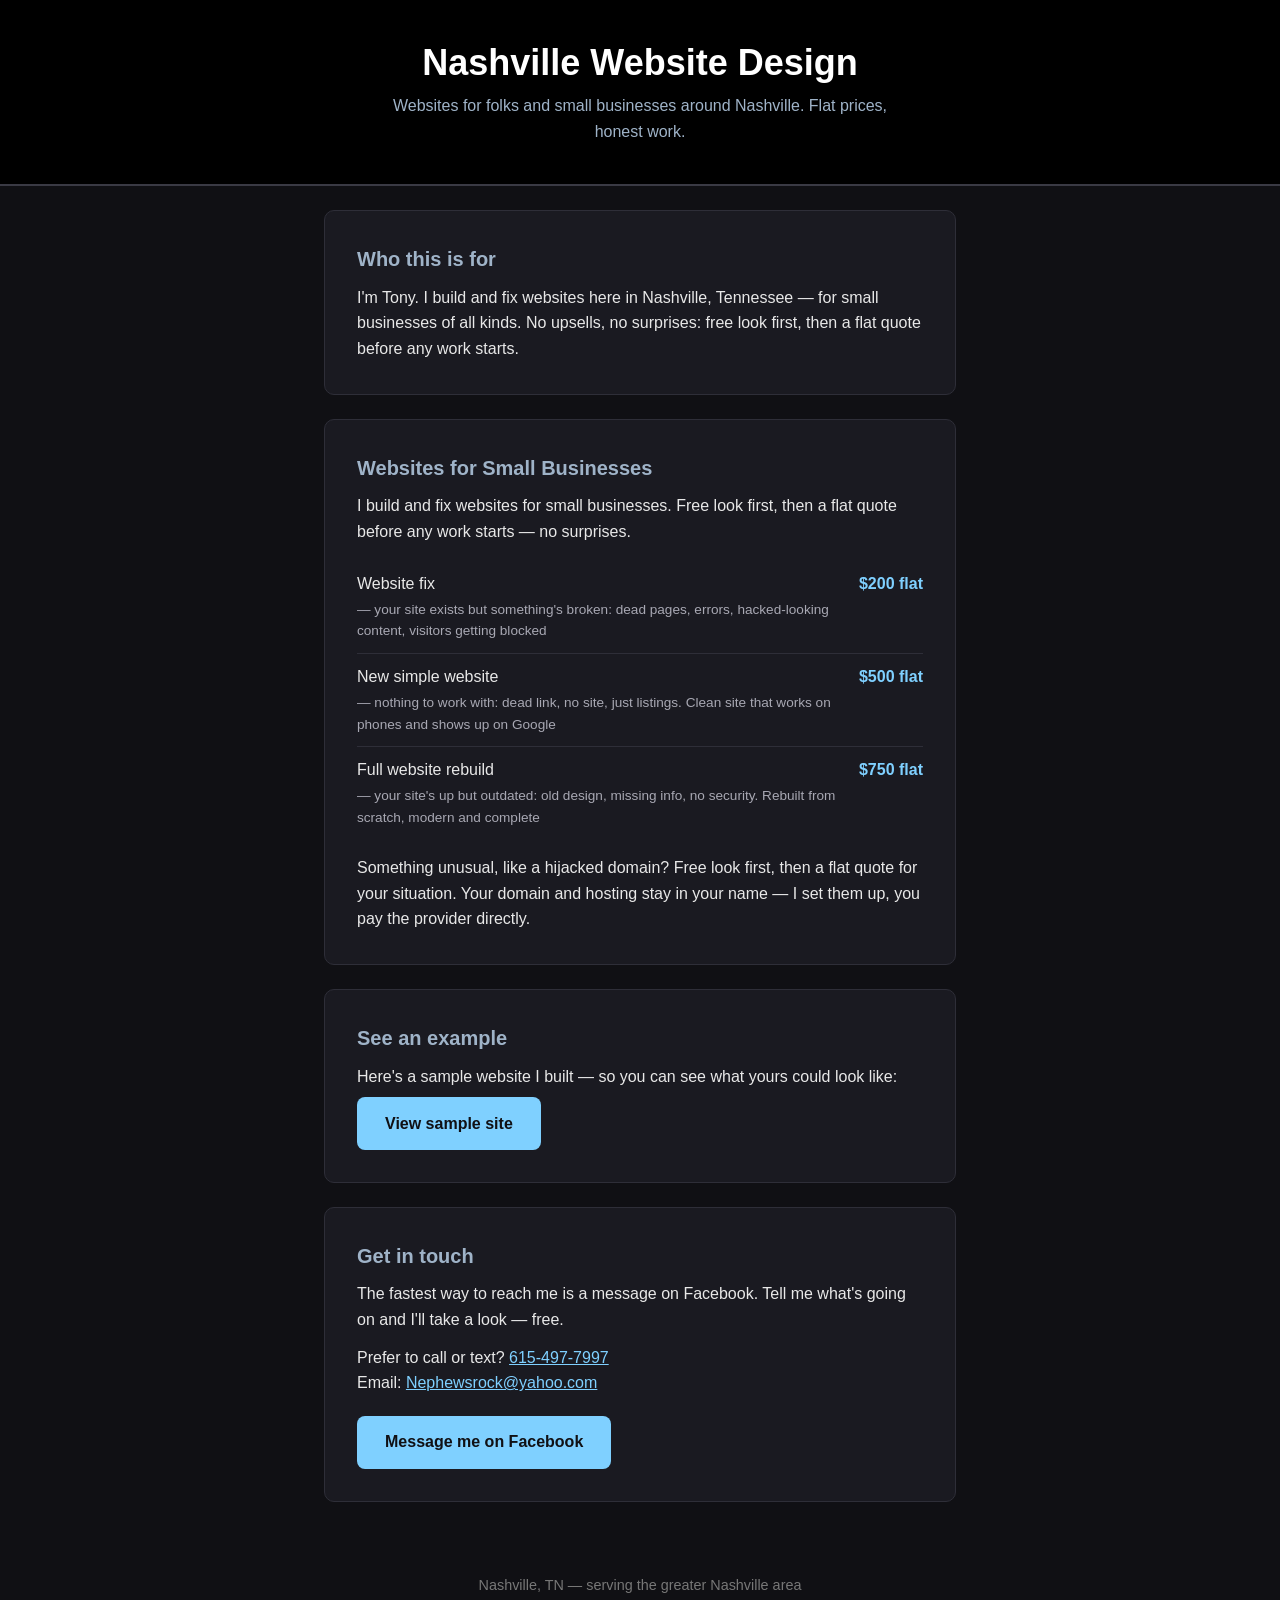
<file: index.html>
<!DOCTYPE html>
<html lang="en">
<head>
<meta charset="UTF-8">
<meta name="viewport" content="width=device-width, initial-scale=1.0">
<title>Nashville Website Design</title>
<link rel="stylesheet" href="style.css">
</head>
<body>

<header>
  <h1>Nashville Website Design</h1>
  <p class="tagline">Websites for folks and small businesses around Nashville. Flat prices, honest work.</p>
</header>

<main>

  <section id="about">
    <h2>Who this is for</h2>
    <p>I'm Tony. I build and fix websites here in Nashville, Tennessee — for small businesses of all kinds. No upsells, no surprises: free look first, then a flat quote before any work starts.</p>
  </section>

  <section id="websites">
    <h2>Websites for Small Businesses</h2>
    <p>I build and fix websites for small businesses. Free look first, then a flat quote before any work starts — no surprises.</p>
    <ul class="prices">
      <li><span>Website fix <small>— your site exists but something's broken: dead pages, errors, hacked-looking content, visitors getting blocked</small></span><span class="price">$200 flat</span></li>
      <li><span>New simple website <small>— nothing to work with: dead link, no site, just listings. Clean site that works on phones and shows up on Google</small></span><span class="price">$500 flat</span></li>
      <li><span>Full website rebuild <small>— your site's up but outdated: old design, missing info, no security. Rebuilt from scratch, modern and complete</small></span><span class="price">$750 flat</span></li>
    </ul>
    <p class="note">Something unusual, like a hijacked domain? Free look first, then a flat quote for your situation. Your domain and hosting stay in your name — I set them up, you pay the provider directly.</p>
  </section>

  <section id="example">
    <h2>See an example</h2>
    <p>Here's a sample website I built — so you can see what yours could look like: <a class="button" href="demo/">View sample site</a></p>
  </section>

  <section id="contact">
    <h2>Get in touch</h2>
    <p>The fastest way to reach me is a message on Facebook. Tell me what's going on and I'll take a look — free.</p>
    <p>Prefer to call or text? <a href="tel:+16154977997">615-497-7997</a><br>Email: <a href="mailto:Nephewsrock@yahoo.com">Nephewsrock@yahoo.com</a></p>
    <a class="button" href="https://www.facebook.com/1211981281999904/">Message me on Facebook</a>
  </section>

</main>

<footer>
  <p>Nashville, TN &mdash; serving the greater Nashville area</p>
</footer>

</body>
</html>
</file>
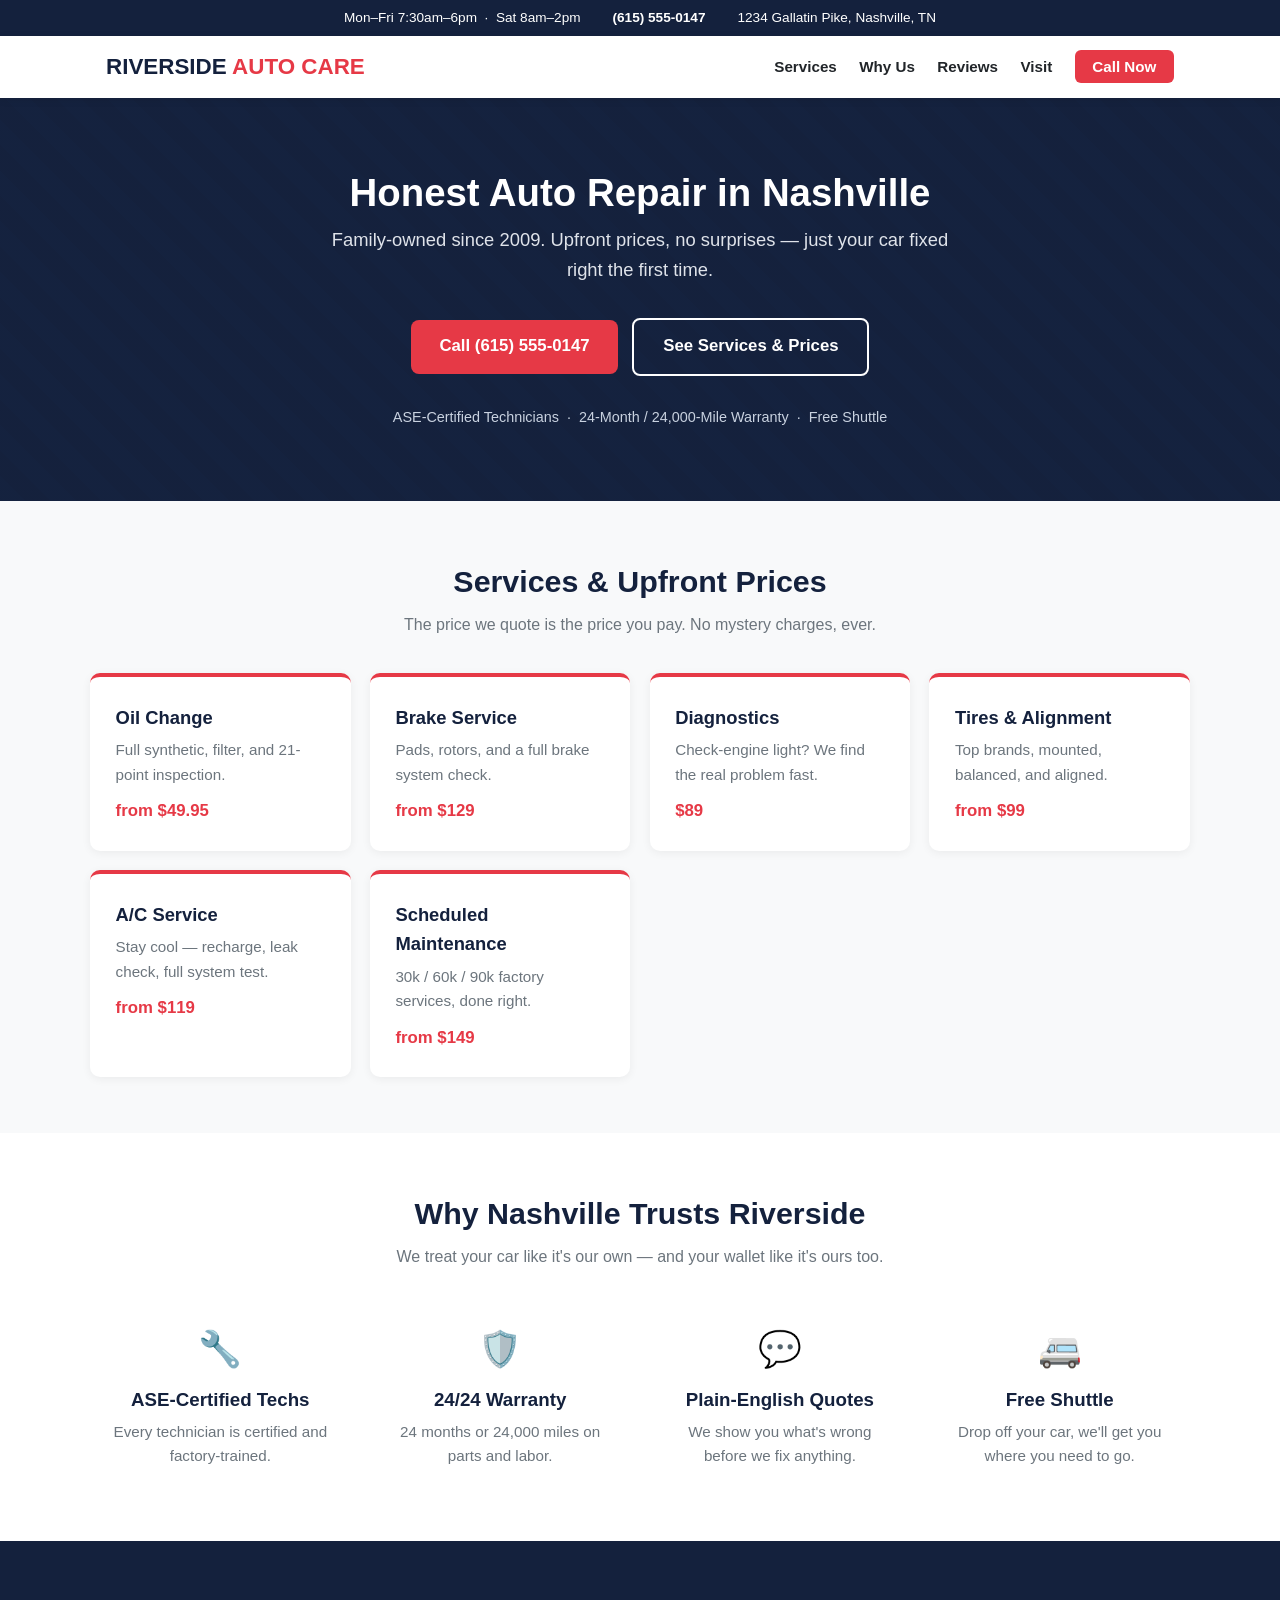
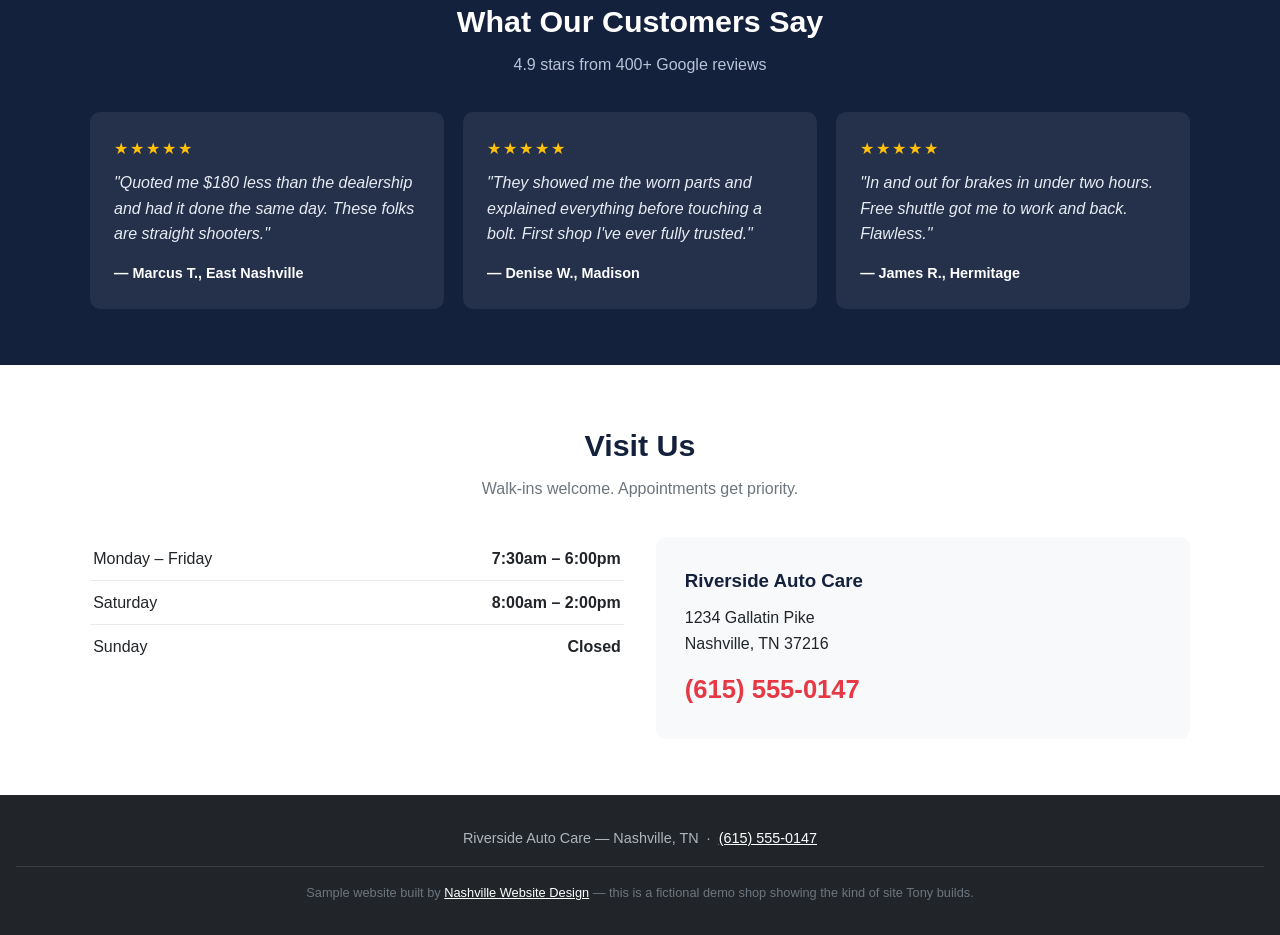
<file: demo/index.html>
<!DOCTYPE html>
<html lang="en">
<head>
<meta charset="UTF-8">
<meta name="viewport" content="width=device-width, initial-scale=1.0">
<title>Riverside Auto Care | Auto Repair in Nashville, TN</title>
<meta name="description" content="Riverside Auto Care — honest, affordable auto repair in Nashville, TN. Oil changes, brakes, diagnostics, and more. Call (615) 555-0147.">
<style>
  :root{
    --navy:#14213d; --red:#e63946; --light:#f8f9fa; --gray:#6c757d; --dark:#212529;
  }
  *{margin:0;padding:0;box-sizing:border-box}
  body{font-family:-apple-system,BlinkMacSystemFont,"Segoe UI",Roboto,Helvetica,Arial,sans-serif;color:var(--dark);line-height:1.6}
  a{color:inherit}

  /* Top bar */
  .topbar{background:var(--navy);color:#fff;font-size:.85rem;padding:.45rem 1rem;display:flex;justify-content:center;gap:2rem;flex-wrap:wrap}
  .topbar a{text-decoration:none;font-weight:600}
  .topbar a:hover{text-decoration:underline}

  /* Nav */
  nav{background:#fff;box-shadow:0 2px 8px rgba(0,0,0,.08);position:sticky;top:0;z-index:50}
  .nav-inner{max-width:1100px;margin:0 auto;padding:.8rem 1rem;display:flex;align-items:center;justify-content:space-between}
  .logo{font-size:1.4rem;font-weight:800;color:var(--navy);text-decoration:none}
  .logo span{color:var(--red)}
  .nav-links{display:flex;gap:1.4rem;list-style:none}
  .nav-links a{text-decoration:none;font-weight:600;font-size:.95rem;color:var(--dark)}
  .nav-links a:hover{color:var(--red)}
  .nav-cta{background:var(--red);color:#fff!important;padding:.5rem 1.1rem;border-radius:6px}
  .nav-cta:hover{background:#c92f3b}
  @media(max-width:640px){.nav-links li:not(:last-child){display:none}}

  /* Hero */
  .hero{background:linear-gradient(rgba(20,33,61,.88),rgba(20,33,61,.88)),repeating-linear-gradient(45deg,#1b2a4a 0 18px,#16233c 18px 36px);color:#fff;text-align:center;padding:4.5rem 1rem}
  .hero h1{font-size:2.4rem;margin-bottom:.6rem;line-height:1.2}
  .hero p{font-size:1.15rem;max-width:640px;margin:0 auto 1.8rem;color:#dfe3ea}
  .btn{display:inline-block;padding:.85rem 1.8rem;border-radius:8px;font-weight:700;text-decoration:none;font-size:1.05rem;margin:.3rem}
  .btn-red{background:var(--red);color:#fff}
  .btn-red:hover{background:#c92f3b}
  .btn-outline{border:2px solid #fff;color:#fff}
  .btn-outline:hover{background:#fff;color:var(--navy)}
  .badges{margin-top:1.6rem;font-size:.9rem;color:#c9d2e0}

  /* Sections */
  section{padding:3.5rem 1rem}
  .wrap{max-width:1100px;margin:0 auto}
  h2{font-size:1.9rem;color:var(--navy);margin-bottom:.4rem;text-align:center}
  .sub{text-align:center;color:var(--gray);margin-bottom:2.2rem;max-width:640px;margin-left:auto;margin-right:auto}

  /* Services */
  .services{background:var(--light)}
  .grid{display:grid;grid-template-columns:repeat(auto-fit,minmax(240px,1fr));gap:1.2rem}
  .card{background:#fff;border-radius:10px;padding:1.6rem;box-shadow:0 2px 10px rgba(0,0,0,.06);border-top:4px solid var(--red)}
  .card h3{color:var(--navy);margin-bottom:.4rem;font-size:1.15rem}
  .card p{color:var(--gray);font-size:.95rem;margin-bottom:.7rem}
  .card .from{font-weight:800;color:var(--red);font-size:1.05rem}

  /* Why us */
  .why-grid{display:grid;grid-template-columns:repeat(auto-fit,minmax(220px,1fr));gap:1.2rem;text-align:center}
  .why{padding:1rem}
  .why .icon{font-size:2.2rem;margin-bottom:.5rem}
  .why h3{color:var(--navy);margin-bottom:.3rem}
  .why p{color:var(--gray);font-size:.95rem}

  /* Reviews */
  .reviews{background:var(--navy);color:#fff}
  .reviews h2{color:#fff}
  .reviews .sub{color:#b9c3d6}
  .stars{color:#ffc107;letter-spacing:2px;margin-bottom:.5rem}
  .review{background:rgba(255,255,255,.07);border-radius:10px;padding:1.5rem}
  .review p{font-style:italic;margin-bottom:.8rem;color:#e6ebf3}
  .review cite{font-style:normal;font-weight:700;color:#fff;font-size:.9rem}

  /* Visit */
  .visit-grid{display:grid;grid-template-columns:repeat(auto-fit,minmax(280px,1fr));gap:2rem;align-items:start}
  .hours{width:100%;border-collapse:collapse}
  .hours td{padding:.55rem .2rem;border-bottom:1px solid #e9ecef}
  .hours tr:last-child td{border-bottom:none}
  .hours td:last-child{text-align:right;font-weight:600}
  .addr-box{background:var(--light);border-radius:10px;padding:1.8rem}
  .addr-box h3{color:var(--navy);margin-bottom:.6rem}
  .big-phone{font-size:1.6rem;font-weight:800;color:var(--red);text-decoration:none}
  .big-phone:hover{text-decoration:underline}

  /* Footer */
  footer{background:var(--dark);color:#adb5bd;text-align:center;padding:2rem 1rem;font-size:.9rem}
  footer a{color:#fff}
  .sample-note{margin-top:1rem;font-size:.8rem;color:#6c757d;border-top:1px solid #3a3f44;padding-top:1rem}

  /* Sticky mobile call */
  .mobile-call{display:none;position:fixed;bottom:0;left:0;right:0;background:var(--red);color:#fff;text-align:center;padding:1rem;font-weight:800;font-size:1.15rem;text-decoration:none;z-index:60}
  @media(max-width:640px){.mobile-call{display:block}body{padding-bottom:60px}.hero h1{font-size:1.9rem}}
</style>
</head>
<body>

<div class="topbar">
  <span>Mon–Fri 7:30am–6pm &nbsp;·&nbsp; Sat 8am–2pm</span>
  <a href="tel:+16155550147">(615) 555-0147</a>
  <span>1234 Gallatin Pike, Nashville, TN</span>
</div>

<nav>
  <div class="nav-inner">
    <a class="logo" href="#">RIVERSIDE <span>AUTO CARE</span></a>
    <ul class="nav-links">
      <li><a href="#services">Services</a></li>
      <li><a href="#why">Why Us</a></li>
      <li><a href="#reviews">Reviews</a></li>
      <li><a href="#visit">Visit</a></li>
      <li><a class="nav-cta" href="tel:+16155550147">Call Now</a></li>
    </ul>
  </div>
</nav>

<div class="hero">
  <h1>Honest Auto Repair in Nashville</h1>
  <p>Family-owned since 2009. Upfront prices, no surprises — just your car fixed right the first time.</p>
  <a class="btn btn-red" href="tel:+16155550147">Call (615) 555-0147</a>
  <a class="btn btn-outline" href="#services">See Services &amp; Prices</a>
  <div class="badges">ASE-Certified Technicians &nbsp;·&nbsp; 24-Month / 24,000-Mile Warranty &nbsp;·&nbsp; Free Shuttle</div>
</div>

<section class="services" id="services">
  <div class="wrap">
    <h2>Services &amp; Upfront Prices</h2>
    <p class="sub">The price we quote is the price you pay. No mystery charges, ever.</p>
    <div class="grid">
      <div class="card"><h3>Oil Change</h3><p>Full synthetic, filter, and 21-point inspection.</p><div class="from">from $49.95</div></div>
      <div class="card"><h3>Brake Service</h3><p>Pads, rotors, and a full brake system check.</p><div class="from">from $129</div></div>
      <div class="card"><h3>Diagnostics</h3><p>Check-engine light? We find the real problem fast.</p><div class="from">$89</div></div>
      <div class="card"><h3>Tires &amp; Alignment</h3><p>Top brands, mounted, balanced, and aligned.</p><div class="from">from $99</div></div>
      <div class="card"><h3>A/C Service</h3><p>Stay cool — recharge, leak check, full system test.</p><div class="from">from $119</div></div>
      <div class="card"><h3>Scheduled Maintenance</h3><p>30k / 60k / 90k factory services, done right.</p><div class="from">from $149</div></div>
    </div>
  </div>
</section>

<section id="why">
  <div class="wrap">
    <h2>Why Nashville Trusts Riverside</h2>
    <p class="sub">We treat your car like it's our own — and your wallet like it's ours too.</p>
    <div class="why-grid">
      <div class="why"><div class="icon">🔧</div><h3>ASE-Certified Techs</h3><p>Every technician is certified and factory-trained.</p></div>
      <div class="why"><div class="icon">🛡️</div><h3>24/24 Warranty</h3><p>24 months or 24,000 miles on parts and labor.</p></div>
      <div class="why"><div class="icon">💬</div><h3>Plain-English Quotes</h3><p>We show you what's wrong before we fix anything.</p></div>
      <div class="why"><div class="icon">🚐</div><h3>Free Shuttle</h3><p>Drop off your car, we'll get you where you need to go.</p></div>
    </div>
  </div>
</section>

<section class="reviews" id="reviews">
  <div class="wrap">
    <h2>What Our Customers Say</h2>
    <p class="sub">4.9 stars from 400+ Google reviews</p>
    <div class="grid">
      <div class="review"><div class="stars">★★★★★</div><p>"Quoted me $180 less than the dealership and had it done the same day. These folks are straight shooters."</p><cite>— Marcus T., East Nashville</cite></div>
      <div class="review"><div class="stars">★★★★★</div><p>"They showed me the worn parts and explained everything before touching a bolt. First shop I've ever fully trusted."</p><cite>— Denise W., Madison</cite></div>
      <div class="review"><div class="stars">★★★★★</div><p>"In and out for brakes in under two hours. Free shuttle got me to work and back. Flawless."</p><cite>— James R., Hermitage</cite></div>
    </div>
  </div>
</section>

<section id="visit">
  <div class="wrap">
    <h2>Visit Us</h2>
    <p class="sub">Walk-ins welcome. Appointments get priority.</p>
    <div class="visit-grid">
      <div>
        <table class="hours">
          <tr><td>Monday – Friday</td><td>7:30am – 6:00pm</td></tr>
          <tr><td>Saturday</td><td>8:00am – 2:00pm</td></tr>
          <tr><td>Sunday</td><td>Closed</td></tr>
        </table>
      </div>
      <div class="addr-box">
        <h3>Riverside Auto Care</h3>
        <p>1234 Gallatin Pike<br>Nashville, TN 37216</p>
        <p style="margin-top:.8rem"><a class="big-phone" href="tel:+16155550147">(615) 555-0147</a></p>
      </div>
    </div>
  </div>
</section>

<footer>
  <p>Riverside Auto Care &mdash; Nashville, TN &nbsp;·&nbsp; <a href="tel:+16155550147">(615) 555-0147</a></p>
  <p class="sample-note">Sample website built by <a href="https://nephewsrock.github.io">Nashville Website Design</a> — this is a fictional demo shop showing the kind of site Tony builds.</p>
</footer>

<a class="mobile-call" href="tel:+16155550147">📞 Call (615) 555-0147</a>

</body>
</html>
</file>
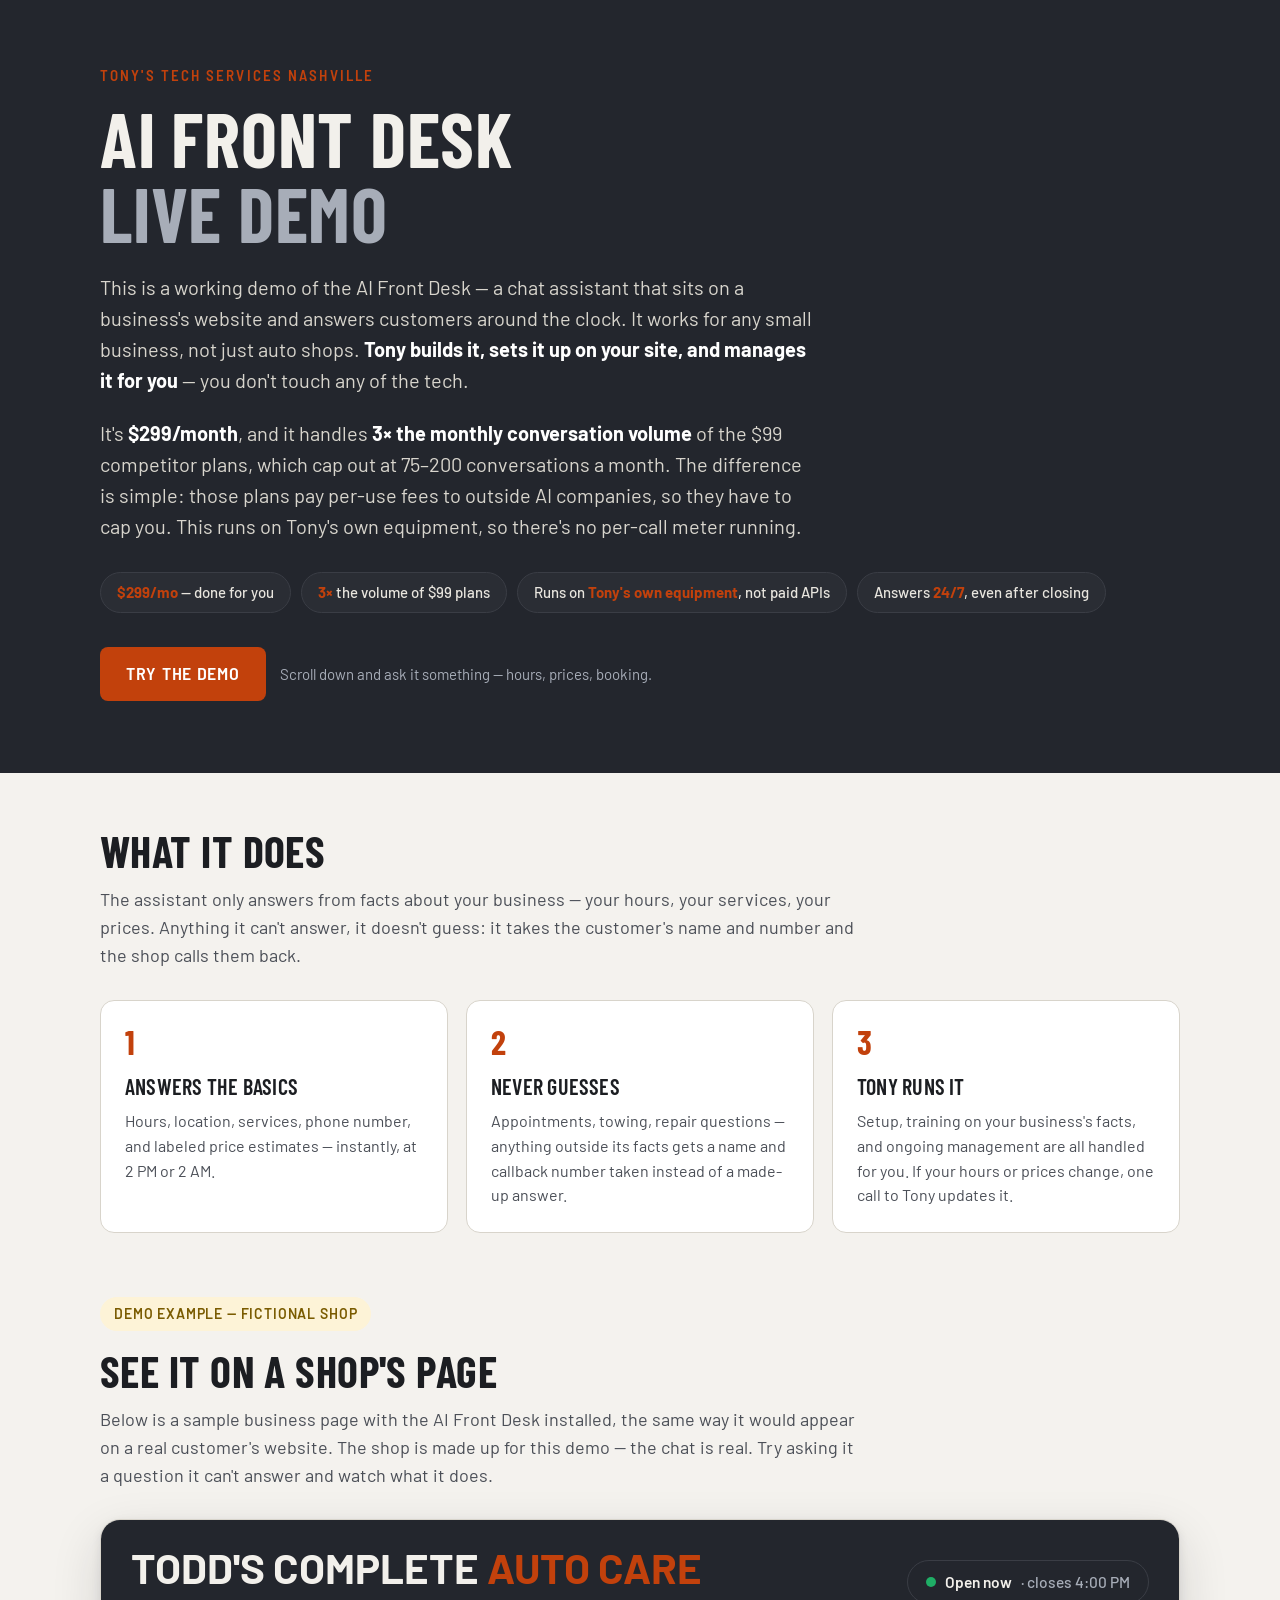
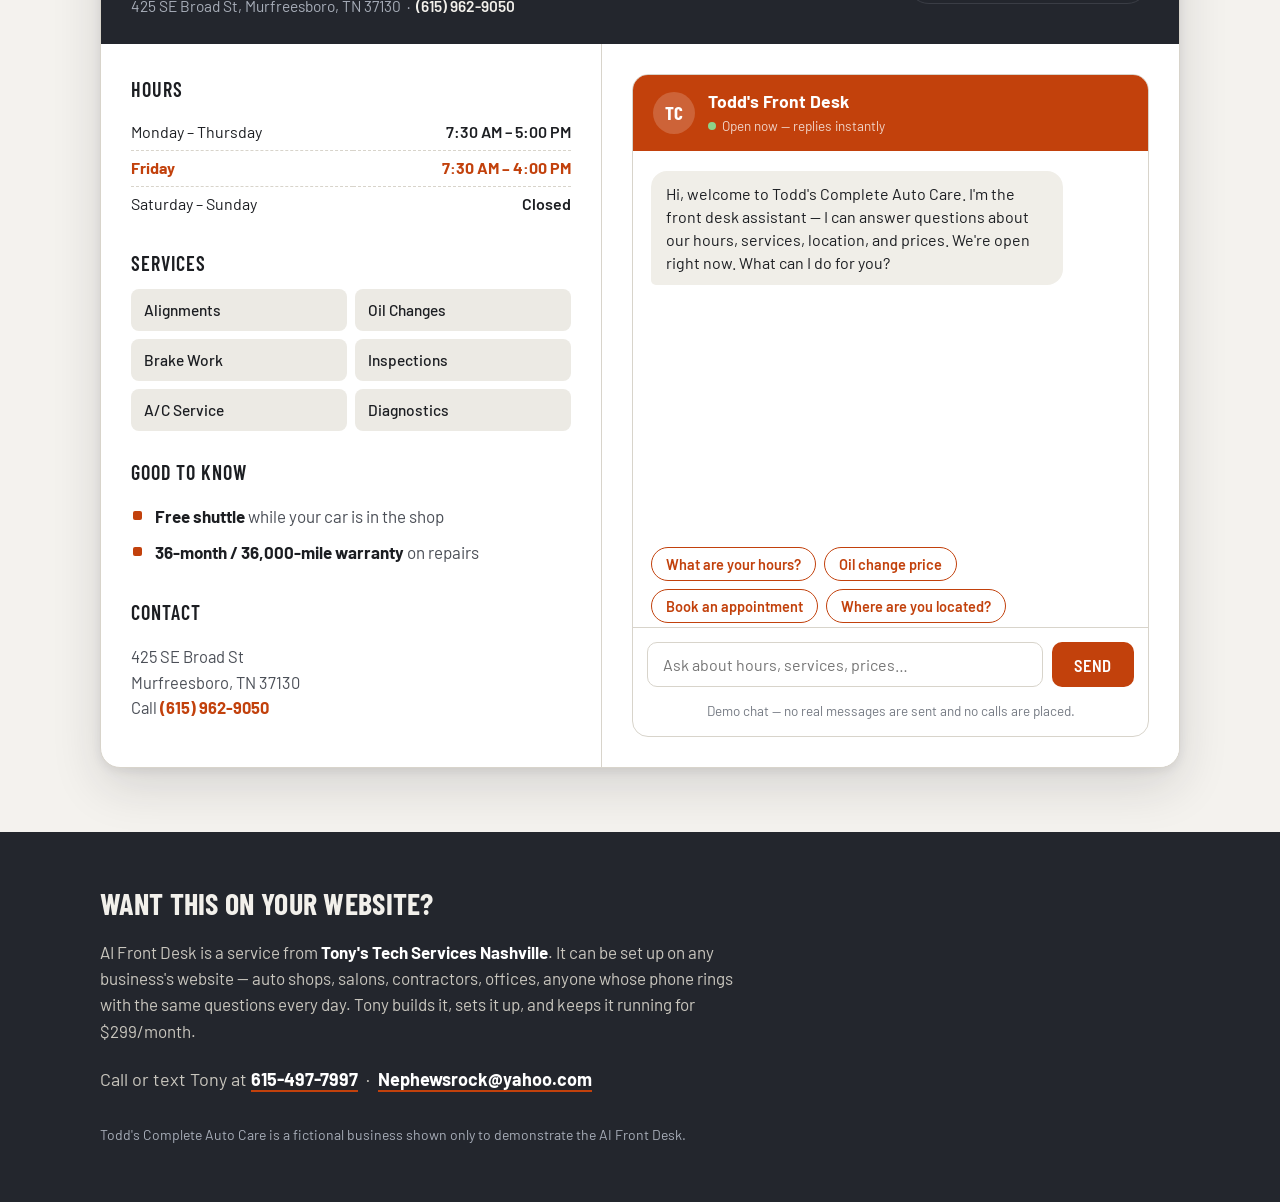
<file: frontdesk-demo/index.html>
<!doctype html>
<html lang="en">
  <head>
    <meta charset="utf-8" />
    <meta name="viewport" content="width=device-width, initial-scale=1, viewport-fit=cover" />
    <meta name="color-scheme" content="light dark" />
    <link rel="icon" href="data:," />
    <title>AI Front Desk — Live Demo | Tony's Tech Services Nashville</title>
    <link rel="preconnect" href="https://fonts.googleapis.com" />
    <link rel="preconnect" href="https://fonts.gstatic.com" crossorigin />
    <link href="https://fonts.googleapis.com/css2?family=Barlow+Condensed:wght@500;600;700&family=Barlow:wght@400;500;600;700&family=Barlow+Semi+Condensed:wght@500;600&display=swap" rel="stylesheet" />
    <style>
      :root {
        --bg: #f4f2ee;
        --surface: #ffffff;
        --surface-2: #eceae4;
        --ink: #1c1e22;
        --ink-soft: #4b4f57;
        --ink-faint: #757a83;
        --line: #d8d4cb;
        --accent: #c2410c;
        --accent-ink: #ffffff;
        --accent-soft: #fbe9dd;
        --steel: #23262d;
        --steel-ink: #f2f0eb;
        --steel-soft: #a7adb8;
        --green: #177245;
        --green-dot: #1fae66;
        --red: #b3372c;
        --amber-bg: #fdf3d7;
        --amber-ink: #7a5b00;
        --bubble-bot: #f0eee8;
        --bubble-user: #23262d;
        --bubble-user-ink: #f5f3ee;
        --shadow: 0 18px 50px rgba(28, 30, 34, 0.14), 0 3px 10px rgba(28, 30, 34, 0.08);
        --radius: 14px;
      }
      @media (prefers-color-scheme: dark) {
        :root {
          --bg: #141518;
          --surface: #1e2025;
          --surface-2: #26282e;
          --ink: #eceae4;
          --ink-soft: #b9bcc2;
          --ink-faint: #8b8f98;
          --line: #33363e;
          --accent: #e8622a;
          --accent-ink: #ffffff;
          --accent-soft: #3a2417;
          --steel: #101114;
          --steel-ink: #f2f0eb;
          --steel-soft: #9aa0ab;
          --green: #4cc084;
          --green-dot: #2fce7e;
          --red: #e07a6e;
          --amber-bg: #3a3010;
          --amber-ink: #f0cd6b;
          --bubble-bot: #2a2c33;
          --bubble-user: #e8622a;
          --bubble-user-ink: #ffffff;
          --shadow: 0 18px 50px rgba(0, 0, 0, 0.5), 0 3px 10px rgba(0, 0, 0, 0.4);
        }
      }
      * { box-sizing: border-box; }
      html { scroll-behavior: smooth; }
      @media (prefers-reduced-motion: reduce) {
        html { scroll-behavior: auto; }
        * { animation: none !important; transition: none !important; }
      }
      body {
        margin: 0;
        background: var(--bg);
        color: var(--ink);
        font-family: "Barlow", system-ui, -apple-system, "Segoe UI", sans-serif;
        font-size: 17px;
        line-height: 1.55;
        -webkit-font-smoothing: antialiased;
      }
      .wrap { max-width: 1120px; margin: 0 auto; padding: 0 20px; }
      h1, h2, h3 { font-family: "Barlow Condensed", "Barlow", sans-serif; letter-spacing: 0.01em; margin: 0; }

      /* ---------- Hero (Tony's product) ---------- */
      .hero {
        background: var(--steel);
        color: var(--steel-ink);
        padding: 64px 0 72px;
      }
      .hero .kicker {
        font-family: "Barlow Semi Condensed", "Barlow", sans-serif;
        font-weight: 600;
        font-size: 15px;
        letter-spacing: 0.14em;
        text-transform: uppercase;
        color: var(--accent);
        margin: 0 0 14px;
      }
      .hero h1 {
        font-size: clamp(44px, 7vw, 76px);
        font-weight: 700;
        line-height: 0.98;
        text-transform: uppercase;
      }
      .hero h1 .thin { color: var(--steel-soft); }
      .hero .sub {
        max-width: 720px;
        font-size: clamp(17px, 2.2vw, 20px);
        color: #d8d5cd;
        margin: 22px 0 0;
      }
      .hero .sub strong { color: #ffffff; }
      .hero-facts {
        display: flex;
        flex-wrap: wrap;
        gap: 10px;
        margin-top: 30px;
      }
      .hero-fact {
        border: 1px solid #3a3d45;
        border-radius: 999px;
        padding: 8px 16px;
        font-size: 15px;
        font-weight: 500;
        color: #e8e5de;
        background: rgba(255, 255, 255, 0.03);
      }
      .hero-fact b { color: var(--accent); font-weight: 700; }
      .hero-actions { margin-top: 34px; display: flex; flex-wrap: wrap; gap: 14px; align-items: center; }
      .btn {
        display: inline-block;
        background: var(--accent);
        color: var(--accent-ink);
        font-family: "Barlow Semi Condensed", "Barlow", sans-serif;
        font-weight: 600;
        font-size: 18px;
        letter-spacing: 0.04em;
        text-transform: uppercase;
        text-decoration: none;
        padding: 13px 26px;
        border-radius: 8px;
        border: none;
        cursor: pointer;
      }
      .btn:hover { filter: brightness(1.08); }
      .hero-note { color: var(--steel-soft); font-size: 15px; margin: 0; }

      /* ---------- Section scaffolding ---------- */
      section { padding: 56px 0; }
      .section-head { max-width: 760px; margin-bottom: 30px; }
      .section-head h2 { font-size: clamp(32px, 4.5vw, 44px); font-weight: 700; text-transform: uppercase; line-height: 1.02; }
      .section-head p { color: var(--ink-soft); margin: 12px 0 0; font-size: 18px; }

      /* ---------- How it works strip ---------- */
      .how-grid { display: grid; grid-template-columns: repeat(3, 1fr); gap: 18px; }
      .how-card {
        background: var(--surface);
        border: 1px solid var(--line);
        border-radius: var(--radius);
        padding: 24px;
      }
      .how-card .num {
        font-family: "Barlow Condensed", sans-serif;
        font-size: 34px;
        font-weight: 700;
        color: var(--accent);
        line-height: 1;
      }
      .how-card h3 { font-size: 22px; font-weight: 600; text-transform: uppercase; margin: 10px 0 6px; }
      .how-card p { margin: 0; color: var(--ink-soft); font-size: 16px; }

      /* ---------- Sample shop ---------- */
      .demo-flag {
        display: inline-flex;
        align-items: center;
        gap: 8px;
        background: var(--amber-bg);
        color: var(--amber-ink);
        font-weight: 600;
        font-size: 14px;
        letter-spacing: 0.06em;
        text-transform: uppercase;
        padding: 6px 14px;
        border-radius: 999px;
        margin-bottom: 18px;
      }
      .shop-shell {
        background: var(--surface);
        border: 1px solid var(--line);
        border-radius: 20px;
        overflow: hidden;
        box-shadow: var(--shadow);
      }
      .shop-topbar {
        background: var(--steel);
        color: var(--steel-ink);
        padding: 26px 30px;
        display: flex;
        flex-wrap: wrap;
        gap: 18px;
        align-items: center;
        justify-content: space-between;
      }
      .shop-name { font-size: clamp(30px, 4vw, 42px); font-weight: 700; text-transform: uppercase; line-height: 1; }
      .shop-name span { color: var(--accent); }
      .shop-meta { color: var(--steel-soft); font-size: 15.5px; margin-top: 6px; }
      .shop-meta a { color: var(--steel-ink); text-decoration: none; font-weight: 600; }
      .shop-meta a:hover { text-decoration: underline; }
      .status-pill {
        display: inline-flex;
        align-items: center;
        gap: 9px;
        border: 1px solid #3a3d45;
        border-radius: 999px;
        padding: 9px 18px;
        font-weight: 600;
        font-size: 15.5px;
        white-space: nowrap;
      }
      .status-dot { width: 10px; height: 10px; border-radius: 50%; background: var(--green-dot); flex: none; }
      .status-pill.closed .status-dot { background: var(--red); }
      .status-pill .until { color: var(--steel-soft); font-weight: 500; }

      .shop-body { display: grid; grid-template-columns: 1fr 1.15fr; gap: 0; }
      .shop-info { padding: 30px; border-right: 1px solid var(--line); }
      .shop-info h3 {
        font-size: 20px; font-weight: 600; text-transform: uppercase;
        letter-spacing: 0.05em; margin: 26px 0 10px; color: var(--ink);
      }
      .shop-info h3:first-child { margin-top: 0; }
      .hours-table { width: 100%; border-collapse: collapse; font-size: 16px; }
      .hours-table td { padding: 5px 0; border-bottom: 1px dashed var(--line); }
      .hours-table tr:last-child td { border-bottom: none; }
      .hours-table td:last-child { text-align: right; font-weight: 600; }
      .hours-table tr.today td { color: var(--accent); font-weight: 700; }
      .service-list { list-style: none; margin: 0; padding: 0; display: grid; grid-template-columns: 1fr 1fr; gap: 8px; }
      .service-list li {
        background: var(--surface-2);
        border-radius: 8px;
        padding: 9px 13px;
        font-weight: 500;
        font-size: 15.5px;
      }
      .perk-list { list-style: none; margin: 0; padding: 0; }
      .perk-list li { padding: 5px 0 5px 24px; position: relative; color: var(--ink-soft); }
      .perk-list li::before {
        content: "";
        position: absolute; left: 2px; top: 13px;
        width: 9px; height: 9px; border-radius: 2px;
        background: var(--accent);
      }
      .perk-list li strong { color: var(--ink); }
      .shop-contact { font-size: 16.5px; color: var(--ink-soft); }
      .shop-contact a { color: var(--accent); font-weight: 700; text-decoration: none; }
      .shop-contact a:hover { text-decoration: underline; }

      /* ---------- Chat widget ---------- */
      .chat-col { padding: 30px; display: flex; flex-direction: column; background: var(--surface); }
      .chat-frame {
        border: 1px solid var(--line);
        border-radius: 16px;
        overflow: hidden;
        display: flex;
        flex-direction: column;
        flex: 1;
        min-height: 560px;
        background: var(--surface);
      }
      .chat-head {
        background: var(--accent);
        color: #fff;
        padding: 16px 20px;
        display: flex;
        align-items: center;
        gap: 13px;
      }
      .chat-avatar {
        width: 42px; height: 42px; border-radius: 50%;
        background: rgba(255, 255, 255, 0.18);
        display: flex; align-items: center; justify-content: center;
        font-family: "Barlow Condensed", sans-serif;
        font-weight: 700; font-size: 19px;
        flex: none;
      }
      .chat-head .who { line-height: 1.25; }
      .chat-head .who b { font-size: 17.5px; display: block; }
      .chat-head .who span { font-size: 13.5px; opacity: 0.88; display: inline-flex; align-items: center; gap: 6px; }
      .chat-head .who .mini-dot { width: 8px; height: 8px; border-radius: 50%; background: #7dffb0; display: inline-block; }
      .chat-head .who .mini-dot.closed { background: #ffb3ab; }
      .chat-log {
        flex: 1;
        overflow-y: auto;
        padding: 20px 18px 8px;
        display: flex;
        flex-direction: column;
        gap: 12px;
        background: var(--surface);
      }
      .msg { max-width: 86%; padding: 11px 15px; border-radius: 16px; font-size: 16px; line-height: 1.45; overflow-wrap: break-word; }
      .msg.bot { background: var(--bubble-bot); color: var(--ink); align-self: flex-start; border-bottom-left-radius: 5px; }
      .msg.user { background: var(--bubble-user); color: var(--bubble-user-ink); align-self: flex-end; border-bottom-right-radius: 5px; }
      .msg p { margin: 0 0 8px; }
      .msg p:last-child { margin-bottom: 0; }
      .msg ul { margin: 4px 0 8px; padding-left: 20px; }
      .msg li { margin: 2px 0; }
      .est-badge {
        display: inline-block;
        background: var(--amber-bg);
        color: var(--amber-ink);
        font-size: 12px;
        font-weight: 700;
        letter-spacing: 0.09em;
        text-transform: uppercase;
        padding: 3px 9px;
        border-radius: 999px;
        margin-bottom: 7px;
      }
      .est-price { font-family: "Barlow Condensed", sans-serif; font-size: 26px; font-weight: 700; display: block; line-height: 1.1; }
      .typing { display: inline-flex; gap: 5px; padding: 14px 16px; }
      .typing i { width: 7px; height: 7px; border-radius: 50%; background: var(--ink-faint); animation: blink 1.1s infinite; }
      .typing i:nth-child(2) { animation-delay: 0.18s; }
      .typing i:nth-child(3) { animation-delay: 0.36s; }
      @keyframes blink { 0%, 80%, 100% { opacity: 0.25; } 40% { opacity: 1; } }
      .chips { display: flex; flex-wrap: wrap; gap: 8px; padding: 10px 18px 4px; }
      .chip {
        border: 1.5px solid var(--accent);
        color: var(--accent);
        background: transparent;
        font-family: inherit;
        font-weight: 600;
        font-size: 14.5px;
        padding: 7px 14px;
        border-radius: 999px;
        cursor: pointer;
      }
      .chip:hover { background: var(--accent-soft); }
      .chat-form { display: flex; gap: 9px; padding: 14px; border-top: 1px solid var(--line); }
      .chat-form input {
        flex: 1;
        min-width: 0;
        font-family: inherit;
        font-size: 16px;
        padding: 12px 15px;
        border: 1.5px solid var(--line);
        border-radius: 10px;
        background: var(--surface);
        color: var(--ink);
      }
      .chat-form input:focus { outline: 2px solid var(--accent); outline-offset: -1px; border-color: transparent; }
      .chat-form button {
        background: var(--accent);
        color: var(--accent-ink);
        border: none;
        font-family: "Barlow Semi Condensed", sans-serif;
        font-weight: 600;
        font-size: 16.5px;
        letter-spacing: 0.04em;
        text-transform: uppercase;
        padding: 12px 22px;
        border-radius: 10px;
        cursor: pointer;
      }
      .chat-form button:hover { filter: brightness(1.08); }
      .chat-caption { font-size: 13.5px; color: var(--ink-faint); text-align: center; padding: 0 18px 14px; margin: 0; }

      /* ---------- Footer ---------- */
      footer {
        background: var(--steel);
        color: var(--steel-ink);
        padding: 48px 0 56px;
        margin-top: 8px;
      }
      footer h2 { font-size: 30px; font-weight: 700; text-transform: uppercase; }
      footer p { color: #c9c6be; max-width: 640px; margin: 12px 0 0; }
      footer .foot-contact { margin-top: 22px; font-size: 18px; }
      footer .foot-contact a { color: #ffffff; font-weight: 700; text-decoration: none; border-bottom: 2px solid var(--accent); }
      footer .foot-contact a:hover { color: var(--accent); }
      footer .fine { margin-top: 30px; font-size: 14px; color: var(--steel-soft); }

      @media (max-width: 860px) {
        .how-grid { grid-template-columns: 1fr; }
        .shop-body { grid-template-columns: 1fr; }
        .shop-info { border-right: none; border-bottom: 1px solid var(--line); }
        .chat-frame { min-height: 520px; }
        .hero { padding: 48px 0 56px; }
        section { padding: 44px 0; }
      }
    </style>
  </head>
  <body>

    <!-- ================= HERO: Tony's product ================= -->
    <header class="hero">
      <div class="wrap">
        <p class="kicker">Tony's Tech Services Nashville</p>
        <h1>AI Front Desk<br /><span class="thin">Live Demo</span></h1>
        <p class="sub">
          This is a working demo of the AI Front Desk — a chat assistant that sits on a business's
          website and answers customers around the clock. It works for any small business, not just
          auto shops. <strong>Tony builds it, sets it up on your site, and manages it for you</strong> —
          you don't touch any of the tech.
        </p>
        <p class="sub">
          It's <strong>$299/month</strong>, and it handles <strong>3&times; the monthly conversation
          volume</strong> of the $99 competitor plans, which cap out at 75–200 conversations a month.
          The difference is simple: those plans pay per-use fees to outside AI companies, so they have
          to cap you. This runs on Tony's own equipment, so there's no per-call meter running.
        </p>
        <div class="hero-facts">
          <span class="hero-fact"><b>$299/mo</b> — done for you</span>
          <span class="hero-fact"><b>3&times;</b> the volume of $99 plans</span>
          <span class="hero-fact">Runs on <b>Tony's own equipment</b>, not paid APIs</span>
          <span class="hero-fact">Answers <b>24/7</b>, even after closing</span>
        </div>
        <div class="hero-actions">
          <a class="btn" href="#demo">Try the demo</a>
          <p class="hero-note">Scroll down and ask it something — hours, prices, booking.</p>
        </div>
      </div>
    </header>

    <!-- ================= How it works ================= -->
    <section>
      <div class="wrap">
        <div class="section-head">
          <h2>What it does</h2>
          <p>The assistant only answers from facts about your business — your hours, your services, your prices. Anything it can't answer, it doesn't guess: it takes the customer's name and number and the shop calls them back.</p>
        </div>
        <div class="how-grid">
          <div class="how-card">
            <div class="num">1</div>
            <h3>Answers the basics</h3>
            <p>Hours, location, services, phone number, and labeled price estimates — instantly, at 2 PM or 2 AM.</p>
          </div>
          <div class="how-card">
            <div class="num">2</div>
            <h3>Never guesses</h3>
            <p>Appointments, towing, repair questions — anything outside its facts gets a name and callback number taken instead of a made-up answer.</p>
          </div>
          <div class="how-card">
            <div class="num">3</div>
            <h3>Tony runs it</h3>
            <p>Setup, training on your business's facts, and ongoing management are all handled for you. If your hours or prices change, one call to Tony updates it.</p>
          </div>
        </div>
      </div>
    </section>

    <!-- ================= Sample shop + chat ================= -->
    <section id="demo" style="padding-top: 8px;">
      <div class="wrap">
        <span class="demo-flag">Demo example — fictional shop</span>
        <div class="section-head">
          <h2>See it on a shop's page</h2>
          <p>Below is a sample business page with the AI Front Desk installed, the same way it would appear on a real customer's website. The shop is made up for this demo — the chat is real. Try asking it a question it can't answer and watch what it does.</p>
        </div>

        <div class="shop-shell">
          <div class="shop-topbar">
            <div>
              <div class="shop-name">Todd's Complete <span>Auto Care</span></div>
              <div class="shop-meta">
                425 SE Broad St, Murfreesboro, TN 37130 &nbsp;·&nbsp;
                <a href="tel:+16159629050">(615) 962-9050</a>
              </div>
            </div>
            <div class="status-pill" id="statusPill" role="status">
              <span class="status-dot"></span>
              <span id="statusText">Checking hours…</span>
              <span class="until" id="statusUntil"></span>
            </div>
          </div>

          <div class="shop-body">
            <div class="shop-info">
              <h3>Hours</h3>
              <table class="hours-table" id="hoursTable">
                <tr data-days="1,2,3,4"><td>Monday – Thursday</td><td>7:30 AM – 5:00 PM</td></tr>
                <tr data-days="5"><td>Friday</td><td>7:30 AM – 4:00 PM</td></tr>
                <tr data-days="6,0"><td>Saturday – Sunday</td><td>Closed</td></tr>
              </table>

              <h3>Services</h3>
              <ul class="service-list">
                <li>Alignments</li>
                <li>Oil Changes</li>
                <li>Brake Work</li>
                <li>Inspections</li>
                <li>A/C Service</li>
                <li>Diagnostics</li>
              </ul>

              <h3>Good to know</h3>
              <ul class="perk-list">
                <li><strong>Free shuttle</strong> while your car is in the shop</li>
                <li><strong>36-month / 36,000-mile warranty</strong> on repairs</li>
              </ul>

              <h3>Contact</h3>
              <p class="shop-contact">
                425 SE Broad St<br />Murfreesboro, TN 37130<br />
                Call <a href="tel:+16159629050">(615) 962-9050</a>
              </p>
            </div>

            <div class="chat-col">
              <div class="chat-frame">
                <div class="chat-head">
                  <div class="chat-avatar">TC</div>
                  <div class="who">
                    <b>Todd's Front Desk</b>
                    <span><span class="mini-dot" id="chatDot"></span><span id="chatStatus">Online — replies instantly</span></span>
                  </div>
                </div>
                <div class="chat-log" id="chatLog" aria-live="polite"></div>
                <div class="chips" id="chips">
                  <button class="chip" type="button" data-q="What are your hours?">What are your hours?</button>
                  <button class="chip" type="button" data-q="How much is an oil change?">Oil change price</button>
                  <button class="chip" type="button" data-q="I need to book an appointment">Book an appointment</button>
                  <button class="chip" type="button" data-q="Where are you located?">Where are you located?</button>
                </div>
                <form class="chat-form" id="chatForm">
                  <input id="chatInput" type="text" placeholder="Ask about hours, services, prices…" autocomplete="off" aria-label="Type your message" />
                  <button type="submit">Send</button>
                </form>
                <p class="chat-caption">Demo chat — no real messages are sent and no calls are placed.</p>
              </div>
            </div>
          </div>
        </div>
      </div>
    </section>

    <!-- ================= Footer ================= -->
    <footer>
      <div class="wrap">
        <h2>Want this on your website?</h2>
        <p>
          AI Front Desk is a service from <strong style="color:#fff;">Tony's Tech Services Nashville</strong>.
          It can be set up on any business's website — auto shops, salons, contractors, offices, anyone
          whose phone rings with the same questions every day. Tony builds it, sets it up, and keeps it
          running for $299/month.
        </p>
        <p class="foot-contact">
          Call or text Tony at <a href="tel:+16154977997">615-497-7997</a>
          &nbsp;·&nbsp; <a href="mailto:Nephewsrock@yahoo.com">Nephewsrock@yahoo.com</a>
        </p>
        <p class="fine">Todd's Complete Auto Care is a fictional business shown only to demonstrate the AI Front Desk.</p>
      </div>
    </footer>

    <script>
      (function () {
        "use strict";

        /* ---------- The only facts the assistant may use ---------- */
        var SHOP = {
          name: "Todd's Complete Auto Care",
          address: "425 SE Broad St, Murfreesboro, TN 37130",
          phone: "(615) 962-9050",
          phoneDigits: "6159629050",
          services: ["Alignments", "Oil changes", "Brake work", "Inspections", "A/C service", "Diagnostics"],
          estimates: {
            oil:      { label: "Oil change",        range: "$50–$80",          note: "depending on your vehicle and oil type" },
            brakes:   { label: "Brake pads",        range: "$150–$300",        note: "per axle, depending on the vehicle" },
            alignment:{ label: "Wheel alignment",   range: "$90–$130",         note: "for most vehicles" }
          },
          /* day: 0=Sun..6=Sat, times in minutes from midnight, Central time */
          hours: {
            0: null, 6: null,
            1: [450, 1020], 2: [450, 1020], 3: [450, 1020], 4: [450, 1020],
            5: [450, 960]
          },
          hoursText: [
            "Monday – Thursday: 7:30 AM – 5:00 PM",
            "Friday: 7:30 AM – 4:00 PM",
            "Saturday – Sunday: Closed"
          ]
        };

        /* ---------- Open / closed, computed in America/Chicago ---------- */
        function centralNow() {
          var parts = {};
          var fmt = new Intl.DateTimeFormat("en-US", {
            timeZone: "America/Chicago",
            weekday: "short", hour: "numeric", minute: "numeric", hourCycle: "h23"
          });
          var list = fmt.formatToParts(new Date());
          for (var i = 0; i < list.length; i++) parts[list[i].type] = list[i].value;
          var dayMap = { Sun: 0, Mon: 1, Tue: 2, Wed: 3, Thu: 4, Fri: 5, Sat: 6 };
          return { day: dayMap[parts.weekday], mins: parseInt(parts.hour, 10) * 60 + parseInt(parts.minute, 10) };
        }
        function fmtTime(mins) {
          var h = Math.floor(mins / 60), m = mins % 60;
          var ap = h >= 12 ? "PM" : "AM";
          var h12 = h % 12; if (h12 === 0) h12 = 12;
          return h12 + ":" + (m < 10 ? "0" : "") + m + " " + ap;
        }
        var DAY_NAMES = ["Sunday", "Monday", "Tuesday", "Wednesday", "Thursday", "Friday", "Saturday"];
        function shopStatus() {
          var now = centralNow();
          var today = SHOP.hours[now.day];
          if (today && now.mins >= today[0] && now.mins < today[1]) {
            return { open: true, day: now.day, line: "Open now", until: "closes " + fmtTime(today[1]) };
          }
          /* find next opening */
          for (var d = 0; d < 8; d++) {
            var day = (now.day + d) % 7;
            var h = SHOP.hours[day];
            if (!h) continue;
            if (d === 0 && now.mins >= h[0]) continue;
            var when = d === 0 ? "today" : d === 1 ? "tomorrow" : DAY_NAMES[day];
            return { open: false, day: now.day, line: "Closed", until: "opens " + when + " at " + fmtTime(h[0]) };
          }
          return { open: false, day: now.day, line: "Closed", until: "" };
        }
        function paintStatus() {
          var s = shopStatus();
          var pill = document.getElementById("statusPill");
          document.getElementById("statusText").textContent = s.line;
          document.getElementById("statusUntil").textContent = s.until ? "· " + s.until : "";
          pill.classList.toggle("closed", !s.open);
          var dot = document.getElementById("chatDot");
          dot.classList.toggle("closed", !s.open);
          document.getElementById("chatStatus").textContent = s.open
            ? "Open now — replies instantly"
            : "Shop's closed — still answers instantly";
          var rows = document.querySelectorAll("#hoursTable tr");
          for (var i = 0; i < rows.length; i++) {
            var days = rows[i].getAttribute("data-days").split(",");
            rows[i].classList.toggle("today", days.indexOf(String(s.day)) !== -1);
          }
        }

        /* ---------- Chat ---------- */
        var log = document.getElementById("chatLog");
        var form = document.getElementById("chatForm");
        var input = document.getElementById("chatInput");
        var flow = null; /* { step: "name" | "phone", name: "", reason: "" } */

        function scrollLog() { log.scrollTop = log.scrollHeight; }
        function addMsg(cls, build) {
          var div = document.createElement("div");
          div.className = "msg " + cls;
          build(div);
          log.appendChild(div);
          scrollLog();
          return div;
        }
        function textMsg(cls, text) {
          return addMsg(cls, function (div) {
            var p = document.createElement("p");
            p.textContent = text;
            div.appendChild(p);
          });
        }
        function botSay(text) { return textMsg("bot", text); }
        function botSayRich(builder) { return addMsg("bot", builder); }
        function estimateMsg(est, extraLine) {
          botSayRich(function (div) {
            var badge = document.createElement("span");
            badge.className = "est-badge";
            badge.textContent = "Estimate";
            div.appendChild(badge);
            var price = document.createElement("span");
            price.className = "est-price";
            price.textContent = est.range;
            div.appendChild(price);
            var p = document.createElement("p");
            p.textContent = est.label + " — that's a typical range " + est.note + ". " + (extraLine || "") +
              "For an exact quote on your vehicle, call " + SHOP.phone + ".";
            div.appendChild(p);
          });
        }
        function typingThen(fn) {
          var t = addMsg("bot", function (div) {
            div.className = "msg bot typing";
            div.innerHTML = "<i></i><i></i><i></i>";
          });
          setTimeout(function () {
            t.remove();
            fn();
          }, 550);
        }

        function hoursAnswer() {
          var s = shopStatus();
          botSayRich(function (div) {
            var p = document.createElement("p");
            p.textContent = s.open
              ? "We're open right now (we close at " + fmtTime(SHOP.hours[s.day][1]) + " today). Our hours are:"
              : "We're closed right now — we " + s.until.replace("opens", "open again") + ". Our hours are:";
            div.appendChild(p);
            var ul = document.createElement("ul");
            SHOP.hoursText.forEach(function (line) {
              var li = document.createElement("li");
              li.textContent = line;
              ul.appendChild(li);
            });
            div.appendChild(ul);
          });
        }
        function servicesAnswer() {
          botSayRich(function (div) {
            var p = document.createElement("p");
            p.textContent = "Here's what we do at " + SHOP.name + ":";
            div.appendChild(p);
            var ul = document.createElement("ul");
            SHOP.services.forEach(function (svc) {
              var li = document.createElement("li");
              li.textContent = svc;
              ul.appendChild(li);
            });
            div.appendChild(ul);
            var p2 = document.createElement("p");
            p2.textContent = "Want a price estimate on one of these? Just ask — or call us at " + SHOP.phone + ".";
            div.appendChild(p2);
          });
        }
        function startCallback(reason) {
          flow = { step: "name", name: "", reason: reason };
          botSay(reason + " I can take your name and number and have someone from the shop call you back. What's your name?");
        }
        function handleFlow(text) {
          if (flow.step === "name") {
            flow.name = text.trim();
            flow.step = "phone";
            botSay("Thanks, " + flow.name + ". What's the best phone number for the shop to call you back?");
            return;
          }
          if (flow.step === "phone") {
            var digits = text.replace(/\D/g, "");
            if (digits.length < 7) {
              botSay("That doesn't look like a full phone number — could you enter it again, area code included?");
              return;
            }
            var name = flow.name, number = text.trim();
            flow = null;
            botSay("Got it, " + name + " — I've passed your number (" + number + ") to the shop, and someone will call you back. If it's urgent, you can also reach us right away at " + SHOP.phone + ".");
            return;
          }
        }

        function answer(raw) {
          var q = " " + raw.toLowerCase().replace(/[^a-z0-9 ]+/g, " ").replace(/\s+/g, " ") + " ";

          if (/\b(book|appointment|schedule|come in|drop off|bring (it|my|the) (car|truck|vehicle) in)\b/.test(q)) {
            startCallback("I can't book appointments directly here — that's handled by the front desk so nothing gets double-booked.");
            return;
          }
          if (/\b(tow|towing|tow truck|stranded|broken down|breakdown)\b/.test(q)) {
            startCallback("I can't arrange a tow from here.");
            return;
          }
          if (/\b(oil)\b/.test(q) && /\b(price|cost|much|charge|estimate)\b/.test(q)) {
            estimateMsg(SHOP.estimates.oil); return;
          }
          if (/\b(brake|pads|rotor)\b/.test(q) && /\b(price|cost|much|charge|estimate)\b/.test(q)) {
            estimateMsg(SHOP.estimates.brakes); return;
          }
          if (/\b(alignment|align)\b/.test(q) && /\b(price|cost|much|charge|estimate)\b/.test(q)) {
            estimateMsg(SHOP.estimates.alignment); return;
          }
          if (/\b(brake|brakes)\b/.test(q) && /\b(squeak|grind|noise|sound|feel|soft|spongy|pulse|shake)\b/.test(q)) {
            startCallback("Brake noises and pedal feel really need a hands-on look — I don't want to guess at something safety-related.");
            return;
          }
          if (/\b(diagnostic|diagnostics|diagnose|check engine|engine light|warning light|whats wrong|what is wrong|noise|leak|wont start|won t start|not starting)\b/.test(q)) {
            startCallback("That needs a proper diagnostic look at the shop — I can't tell what's wrong from chat, and I won't guess.");
            return;
          }
          if (/\b(price|cost|much|charge|estimate|quote|rate)\b/.test(q)) {
            botSay("Here are the estimates I can give you — which job did you have in mind?");
            estimateMsg(SHOP.estimates.oil);
            estimateMsg(SHOP.estimates.brakes);
            estimateMsg(SHOP.estimates.alignment);
            return;
          }
          if (/\b(hour|hours|open|close|closed|when)\b/.test(q)) { hoursAnswer(); return; }
          if (/\b(where|located|location|address|directions|find you|get there)\b/.test(q)) {
            botSay("We're at " + SHOP.address + ". You can reach us at " + SHOP.phone + " if you need directions.");
            return;
          }
          if (/\b(phone|number|call you|reach you|contact)\b/.test(q)) {
            botSay("You can call the shop at " + SHOP.phone + ".");
            return;
          }
          if (/\b(warranty|guarantee)\b/.test(q)) {
            botSay("Our repairs are backed by a 36-month / 36,000-mile warranty.");
            return;
          }
          if (/\b(shuttle|ride|loaner|drop me|pick me up)\b/.test(q)) {
            botSay("Yes — we offer a free shuttle while your car is in the shop. Call " + SHOP.phone + " to arrange it with your visit.");
            return;
          }
          if (/\b(service|services|do you do|offer|fix|repair)\b/.test(q)) { servicesAnswer(); return; }
          if (/\b(oil change|oil)\b/.test(q)) {
            botSay("Yes, oil changes are one of our regular services. Here's the typical range:");
            estimateMsg(SHOP.estimates.oil);
            return;
          }
          if (/\b(inspection|inspect|emissions|safety check)\b/.test(q)) {
            botSay("We do inspections. I don't have a set price for that one here — call " + SHOP.phone + " and the shop will give you the exact cost.");
            return;
          }
          if (/\b(a c|ac|air condition|air conditioning|heat|heater)\b/.test(q)) {
            botSay("We do A/C service. Pricing depends on what the system needs after a check, so for an exact number call " + SHOP.phone + ".");
            return;
          }
          if (/\b(hi|hello|hey|howdy)\b/.test(q) && q.length < 30) {
            botSay("Hi there — welcome to " + SHOP.name + ". Ask me about our hours, services, or prices, or type “book an appointment” and I'll take your info for a callback.");
            return;
          }
          if (/\b(thank|thanks|bye|goodbye)\b/.test(q)) {
            botSay("You're welcome — thanks for stopping by. If you need us, we're at " + SHOP.phone + ".");
            return;
          }
          startCallback("That's one I can't answer from here, and I'd rather not guess.");
        }

        function userSend(text) {
          var clean = text.trim();
          if (!clean) return;
          textMsg("user", clean);
          typingThen(function () {
            if (flow) { handleFlow(clean); }
            else { answer(clean); }
          });
        }

        form.addEventListener("submit", function (e) {
          e.preventDefault();
          var v = input.value;
          input.value = "";
          userSend(v);
          input.focus();
        });
        document.getElementById("chips").addEventListener("click", function (e) {
          var btn = e.target.closest(".chip");
          if (btn) userSend(btn.getAttribute("data-q"));
        });

        /* ---------- Greeting + status ---------- */
        paintStatus();
        setInterval(paintStatus, 30000);
        var s = shopStatus();
        botSay("Hi, welcome to " + SHOP.name + ". I'm the front desk assistant — I can answer questions about our hours, services, location, and prices. " +
          (s.open ? "We're open right now." : "We're closed right now, but I can still help — and if you need the shop, I'll take your name and number for a callback.") +
          " What can I do for you?");
      })();
    </script>
  </body>
</html>
</file>
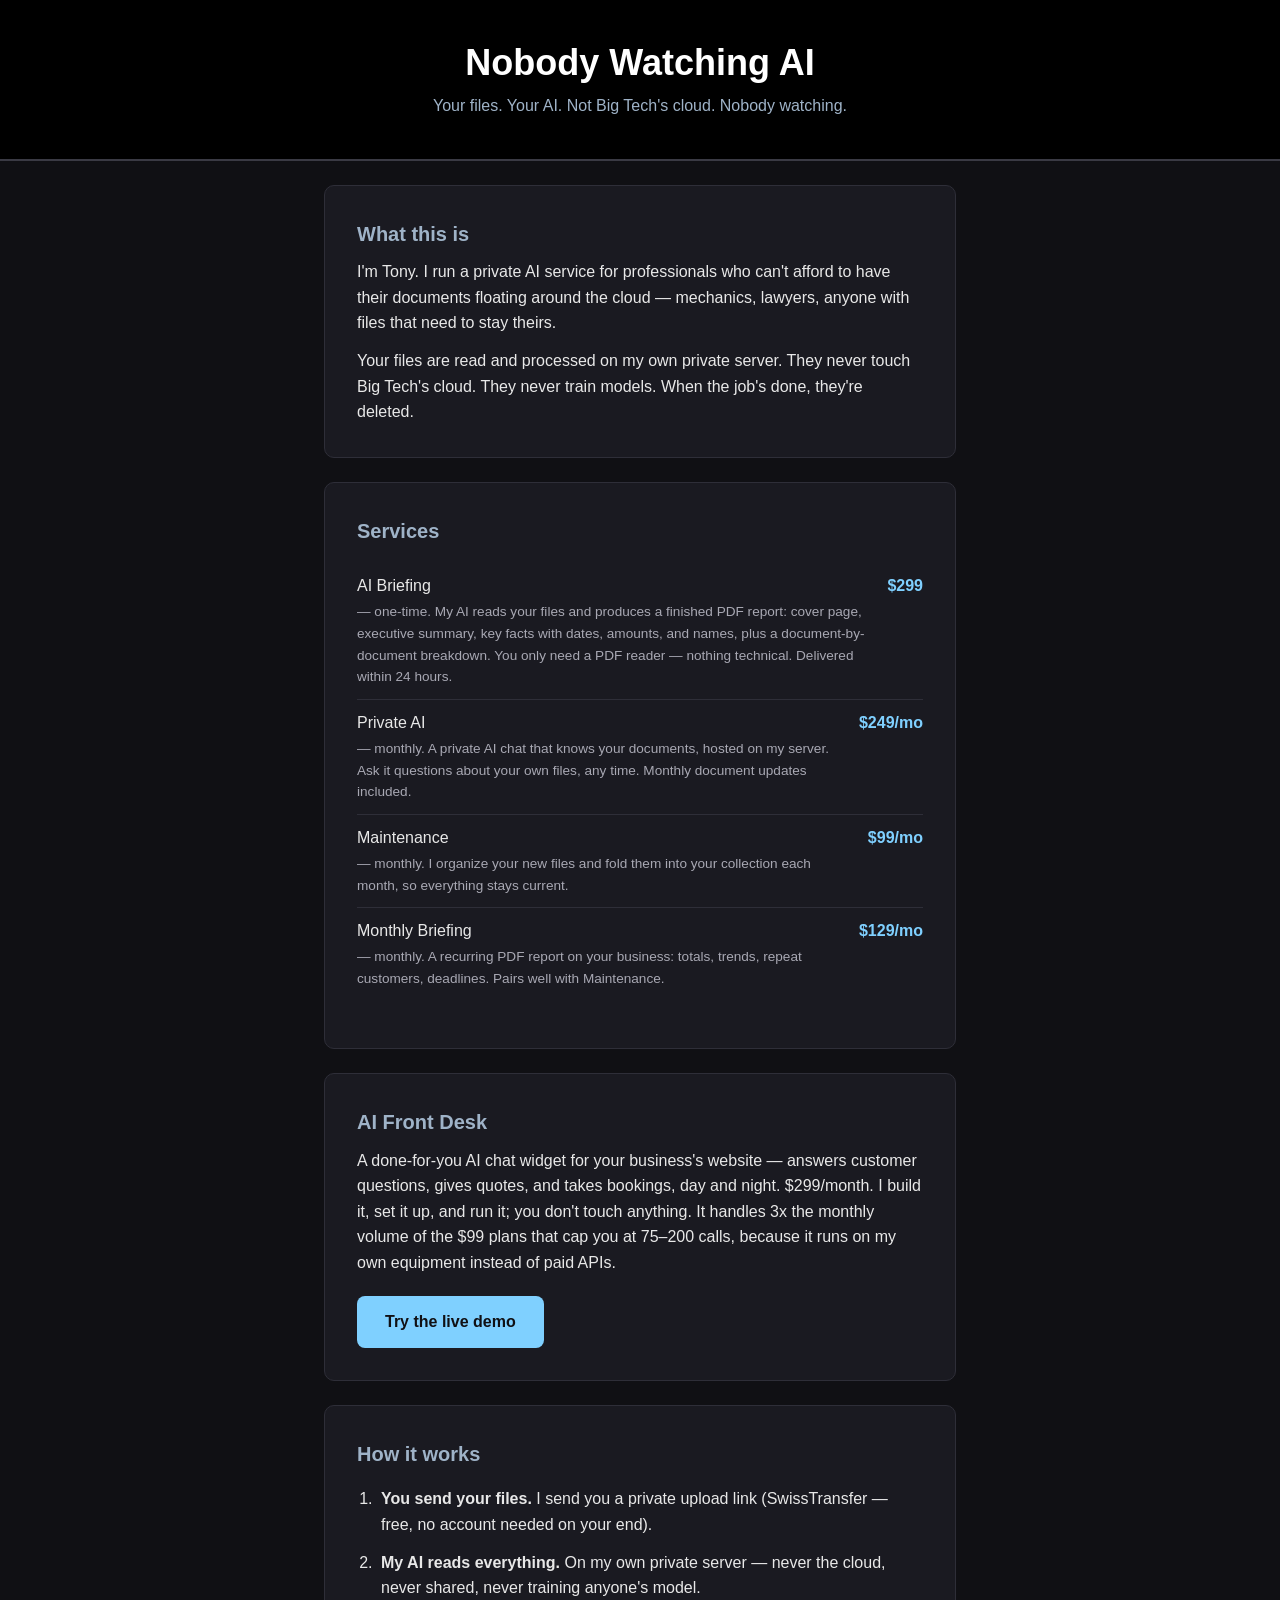
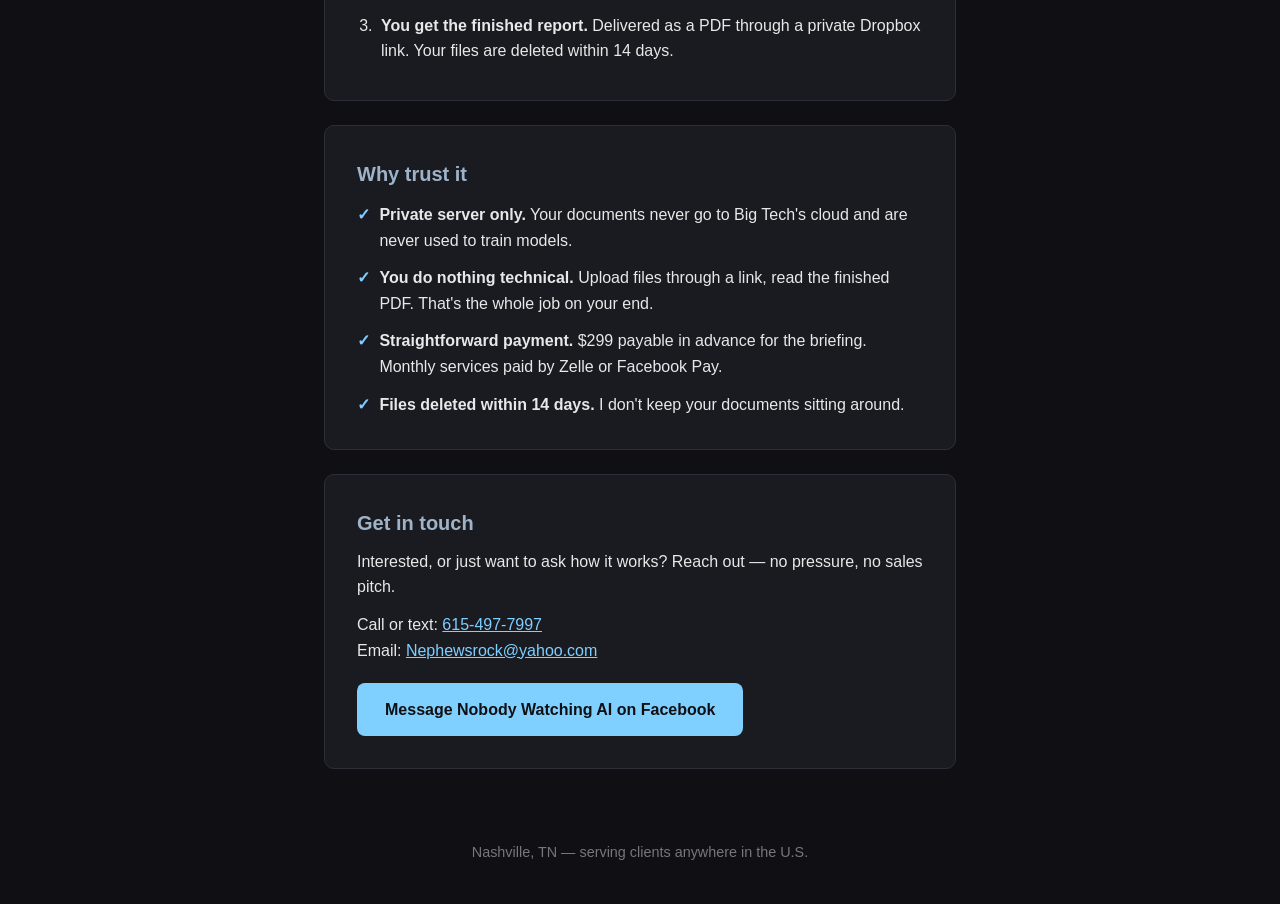
<file: nobody-watching-ai/index.html>
<!DOCTYPE html>
<html lang="en">
<head>
<meta charset="UTF-8">
<meta name="viewport" content="width=device-width, initial-scale=1.0">
<title>Nobody Watching AI — Private AI for Professionals</title>
<link rel="stylesheet" href="../style.css">
</head>
<body>

<header>
  <h1>Nobody Watching AI</h1>
  <p class="tagline">Your files. Your AI. Not Big Tech's cloud. Nobody watching.</p>
</header>

<main>

  <section id="about">
    <h2>What this is</h2>
    <p>I'm Tony. I run a private AI service for professionals who can't afford to have their documents floating around the cloud — mechanics, lawyers, anyone with files that need to stay theirs.</p>
    <p>Your files are read and processed on my own private server. They never touch Big Tech's cloud. They never train models. When the job's done, they're deleted.</p>
  </section>

  <section id="services">
    <h2>Services</h2>
    <ul class="prices">
      <li><span>AI Briefing <small>— one-time. My AI reads your files and produces a finished PDF report: cover page, executive summary, key facts with dates, amounts, and names, plus a document-by-document breakdown. You only need a PDF reader — nothing technical. Delivered within 24 hours.</small></span><span class="price">$299</span></li>
      <li><span>Private AI <small>— monthly. A private AI chat that knows your documents, hosted on my server. Ask it questions about your own files, any time. Monthly document updates included.</small></span><span class="price">$249/mo</span></li>
      <li><span>Maintenance <small>— monthly. I organize your new files and fold them into your collection each month, so everything stays current.</small></span><span class="price">$99/mo</span></li>
      <li><span>Monthly Briefing <small>— monthly. A recurring PDF report on your business: totals, trends, repeat customers, deadlines. Pairs well with Maintenance.</small></span><span class="price">$129/mo</span></li>
    </ul>
  </section>

  <section id="frontdesk">
    <h2>AI Front Desk</h2>
    <p>A done-for-you AI chat widget for your business's website — answers customer questions, gives quotes, and takes bookings, day and night. $299/month. I build it, set it up, and run it; you don't touch anything. It handles 3x the monthly volume of the $99 plans that cap you at 75–200 calls, because it runs on my own equipment instead of paid APIs.</p>
    <p><a class="button" href="../frontdesk-demo/">Try the live demo</a></p>
  </section>

  <section id="how">
    <h2>How it works</h2>
    <ol class="steps">
      <li><strong>You send your files.</strong> I send you a private upload link (SwissTransfer — free, no account needed on your end).</li>
      <li><strong>My AI reads everything.</strong> On my own private server — never the cloud, never shared, never training anyone's model.</li>
      <li><strong>You get the finished report.</strong> Delivered as a PDF through a private Dropbox link. Your files are deleted within 14 days.</li>
    </ol>
  </section>

  <section id="trust">
    <h2>Why trust it</h2>
    <ul class="trust-list">
      <li><strong>Private server only.</strong> Your documents never go to Big Tech's cloud and are never used to train models.</li>
      <li><strong>You do nothing technical.</strong> Upload files through a link, read the finished PDF. That's the whole job on your end.</li>
      <li><strong>Straightforward payment.</strong> $299 payable in advance for the briefing. Monthly services paid by Zelle or Facebook Pay.</li>
      <li><strong>Files deleted within 14 days.</strong> I don't keep your documents sitting around.</li>
    </ul>
  </section>

  <section id="contact">
    <h2>Get in touch</h2>
    <p>Interested, or just want to ask how it works? Reach out — no pressure, no sales pitch.</p>
    <p>Call or text: <a href="tel:+16154977997">615-497-7997</a><br>Email: <a href="mailto:Nephewsrock@yahoo.com">Nephewsrock@yahoo.com</a></p>
    <a class="button" href="https://www.facebook.com/profile.php?id=61594978589005">Message Nobody Watching AI on Facebook</a>
  </section>

</main>

<footer>
  <p>Nashville, TN &mdash; serving clients anywhere in the U.S.</p>
</footer>

</body>
</html>
</file>
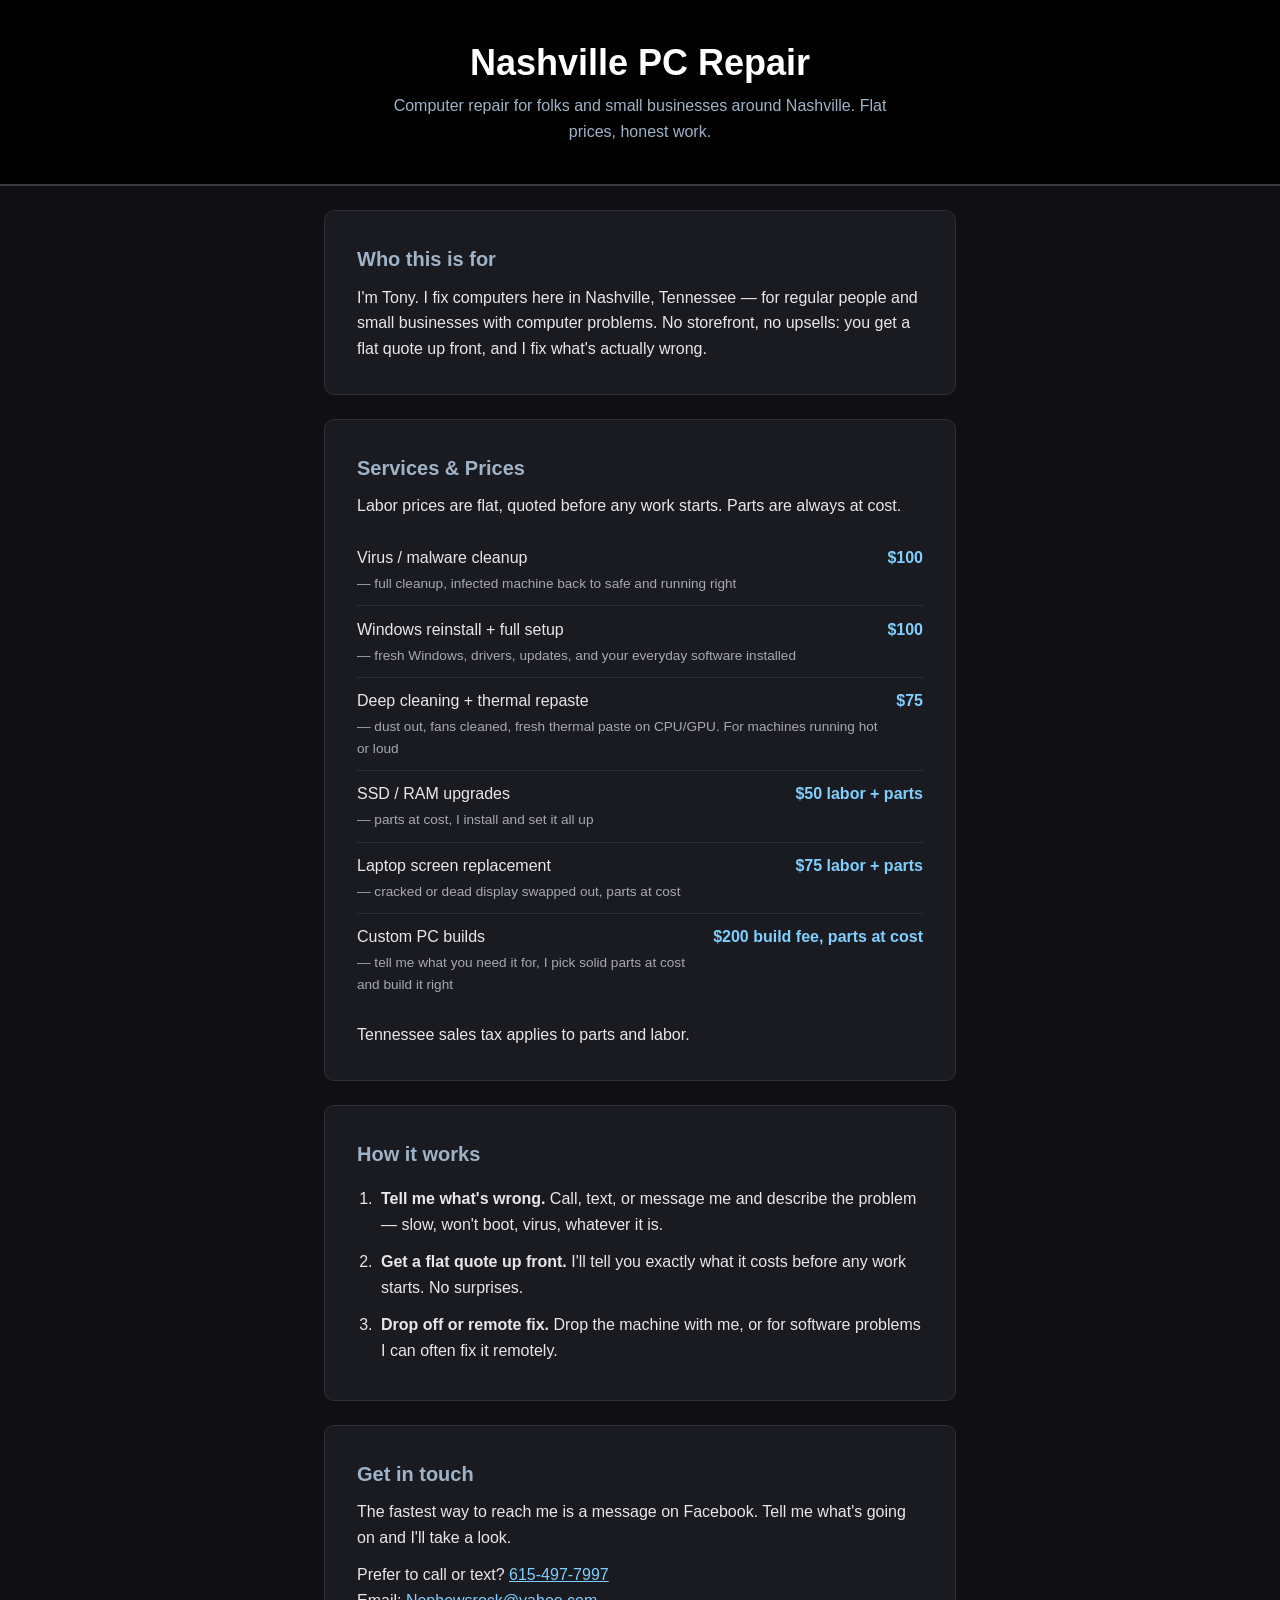
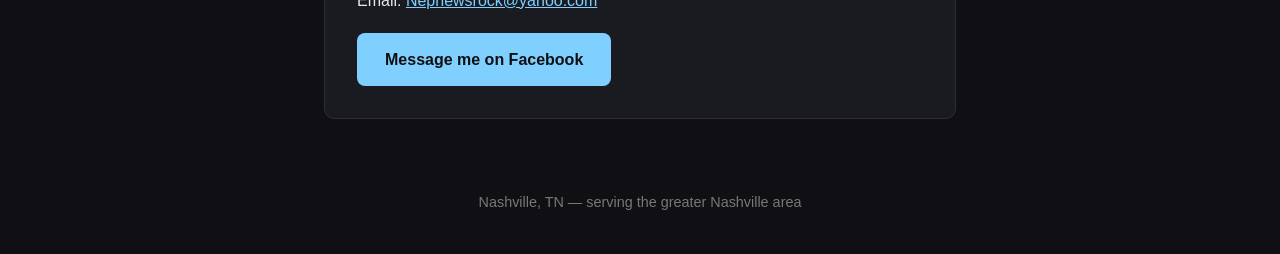
<file: pc-repair/index.html>
<!DOCTYPE html>
<html lang="en">
<head>
<meta charset="UTF-8">
<meta name="viewport" content="width=device-width, initial-scale=1.0">
<title>Nashville PC Repair</title>
<link rel="stylesheet" href="../style.css">
</head>
<body>

<header>
  <h1>Nashville PC Repair</h1>
  <p class="tagline">Computer repair for folks and small businesses around Nashville. Flat prices, honest work.</p>
</header>

<main>

  <section id="about">
    <h2>Who this is for</h2>
    <p>I'm Tony. I fix computers here in Nashville, Tennessee — for regular people and small businesses with computer problems. No storefront, no upsells: you get a flat quote up front, and I fix what's actually wrong.</p>
  </section>

  <section id="services">
    <h2>Services &amp; Prices</h2>
    <p>Labor prices are flat, quoted before any work starts. Parts are always at cost.</p>
    <ul class="prices">
      <li><span>Virus / malware cleanup <small>— full cleanup, infected machine back to safe and running right</small></span><span class="price">$100</span></li>
      <li><span>Windows reinstall + full setup <small>— fresh Windows, drivers, updates, and your everyday software installed</small></span><span class="price">$100</span></li>
      <li><span>Deep cleaning + thermal repaste <small>— dust out, fans cleaned, fresh thermal paste on CPU/GPU. For machines running hot or loud</small></span><span class="price">$75</span></li>
      <li><span>SSD / RAM upgrades <small>— parts at cost, I install and set it all up</small></span><span class="price">$50 labor + parts</span></li>
      <li><span>Laptop screen replacement <small>— cracked or dead display swapped out, parts at cost</small></span><span class="price">$75 labor + parts</span></li>
      <li><span>Custom PC builds <small>— tell me what you need it for, I pick solid parts at cost and build it right</small></span><span class="price">$200 build fee, parts at cost</span></li>
    </ul>
    <p class="note">Tennessee sales tax applies to parts and labor.</p>
  </section>

  <section id="how">
    <h2>How it works</h2>
    <ol class="steps">
      <li><strong>Tell me what's wrong.</strong> Call, text, or message me and describe the problem — slow, won't boot, virus, whatever it is.</li>
      <li><strong>Get a flat quote up front.</strong> I'll tell you exactly what it costs before any work starts. No surprises.</li>
      <li><strong>Drop off or remote fix.</strong> Drop the machine with me, or for software problems I can often fix it remotely.</li>
    </ol>
  </section>

  <section id="contact">
    <h2>Get in touch</h2>
    <p>The fastest way to reach me is a message on Facebook. Tell me what's going on and I'll take a look.</p>
    <p>Prefer to call or text? <a href="tel:+16154977997">615-497-7997</a><br>Email: <a href="mailto:Nephewsrock@yahoo.com">Nephewsrock@yahoo.com</a></p>
    <a class="button" href="https://www.facebook.com/1211981281999904/">Message me on Facebook</a>
  </section>

</main>

<footer>
  <p>Nashville, TN &mdash; serving the greater Nashville area</p>
</footer>

</body>
</html>
</file>
<file: style.css>
/* Nobody Watching AI — plain, mobile-first, no frameworks.
   Same bones as the Nashville Website Design site, darker identity. */

* { box-sizing: border-box; margin: 0; padding: 0; }

body {
  font-family: -apple-system, BlinkMacSystemFont, "Segoe UI", Roboto, Helvetica, Arial, sans-serif;
  line-height: 1.6;
  color: #e8e8e8;
  background: #101014;
}

header {
  background: #000;
  color: #fff;
  padding: 2.5rem 1.25rem;
  text-align: center;
  border-bottom: 2px solid #3a3a44;
}

header h1 {
  font-size: 1.75rem;
  line-height: 1.25;
  margin-bottom: 0.5rem;
}

header .tagline {
  color: #9fb3c8;
  font-size: 1rem;
  max-width: 34rem;
  margin: 0 auto;
}

main {
  max-width: 42rem;
  margin: 0 auto;
  padding: 0 1.25rem 3rem;
}

section {
  background: #1a1a21;
  border: 1px solid #2e2e38;
  border-radius: 10px;
  padding: 1.5rem 1.25rem;
  margin-top: 1.5rem;
}

h2 {
  font-size: 1.25rem;
  margin-bottom: 0.6rem;
  color: #9fb3c8;
}

p { margin-bottom: 0.75rem; }
p:last-child { margin-bottom: 0; }

a { color: #7fd0ff; }

ul.prices {
  list-style: none;
  margin: 1rem 0;
}

ul.prices li {
  display: flex;
  justify-content: space-between;
  align-items: baseline;
  gap: 1rem;
  padding: 0.65rem 0;
  border-bottom: 1px solid #2e2e38;
}

ul.prices li:last-child { border-bottom: none; }

ul.prices small {
  display: block;
  color: #a8a8b3;
  font-size: 0.85rem;
  margin-top: 0.15rem;
}

.price {
  font-weight: 700;
  color: #7fd0ff;
  white-space: nowrap;
  text-align: right;
}

ol.steps {
  margin: 1rem 0 0.25rem 1.25rem;
}

ol.steps li {
  margin-bottom: 0.75rem;
  padding-left: 0.25rem;
}

ol.steps li:last-child { margin-bottom: 0; }

ul.trust-list {
  list-style: none;
  margin-top: 0.75rem;
}

ul.trust-list li {
  margin-bottom: 0.75rem;
  padding-left: 1.4rem;
  position: relative;
}

ul.trust-list li:last-child { margin-bottom: 0; }

ul.trust-list li::before {
  content: "✓";
  position: absolute;
  left: 0;
  color: #7fd0ff;
  font-weight: 700;
}

.button {
  display: inline-block;
  background: #7fd0ff;
  color: #101014;
  font-weight: 700;
  text-decoration: none;
  padding: 0.85rem 1.75rem;
  border-radius: 8px;
  margin-top: 0.5rem;
}

.button:active { background: #5fb8ec; }

footer {
  text-align: center;
  color: #777;
  font-size: 0.9rem;
  padding: 1.5rem 1.25rem 2.5rem;
}

/* Slightly roomier on bigger screens */
@media (min-width: 640px) {
  header h1 { font-size: 2.25rem; }
  section { padding: 2rem; }
}
</file>
